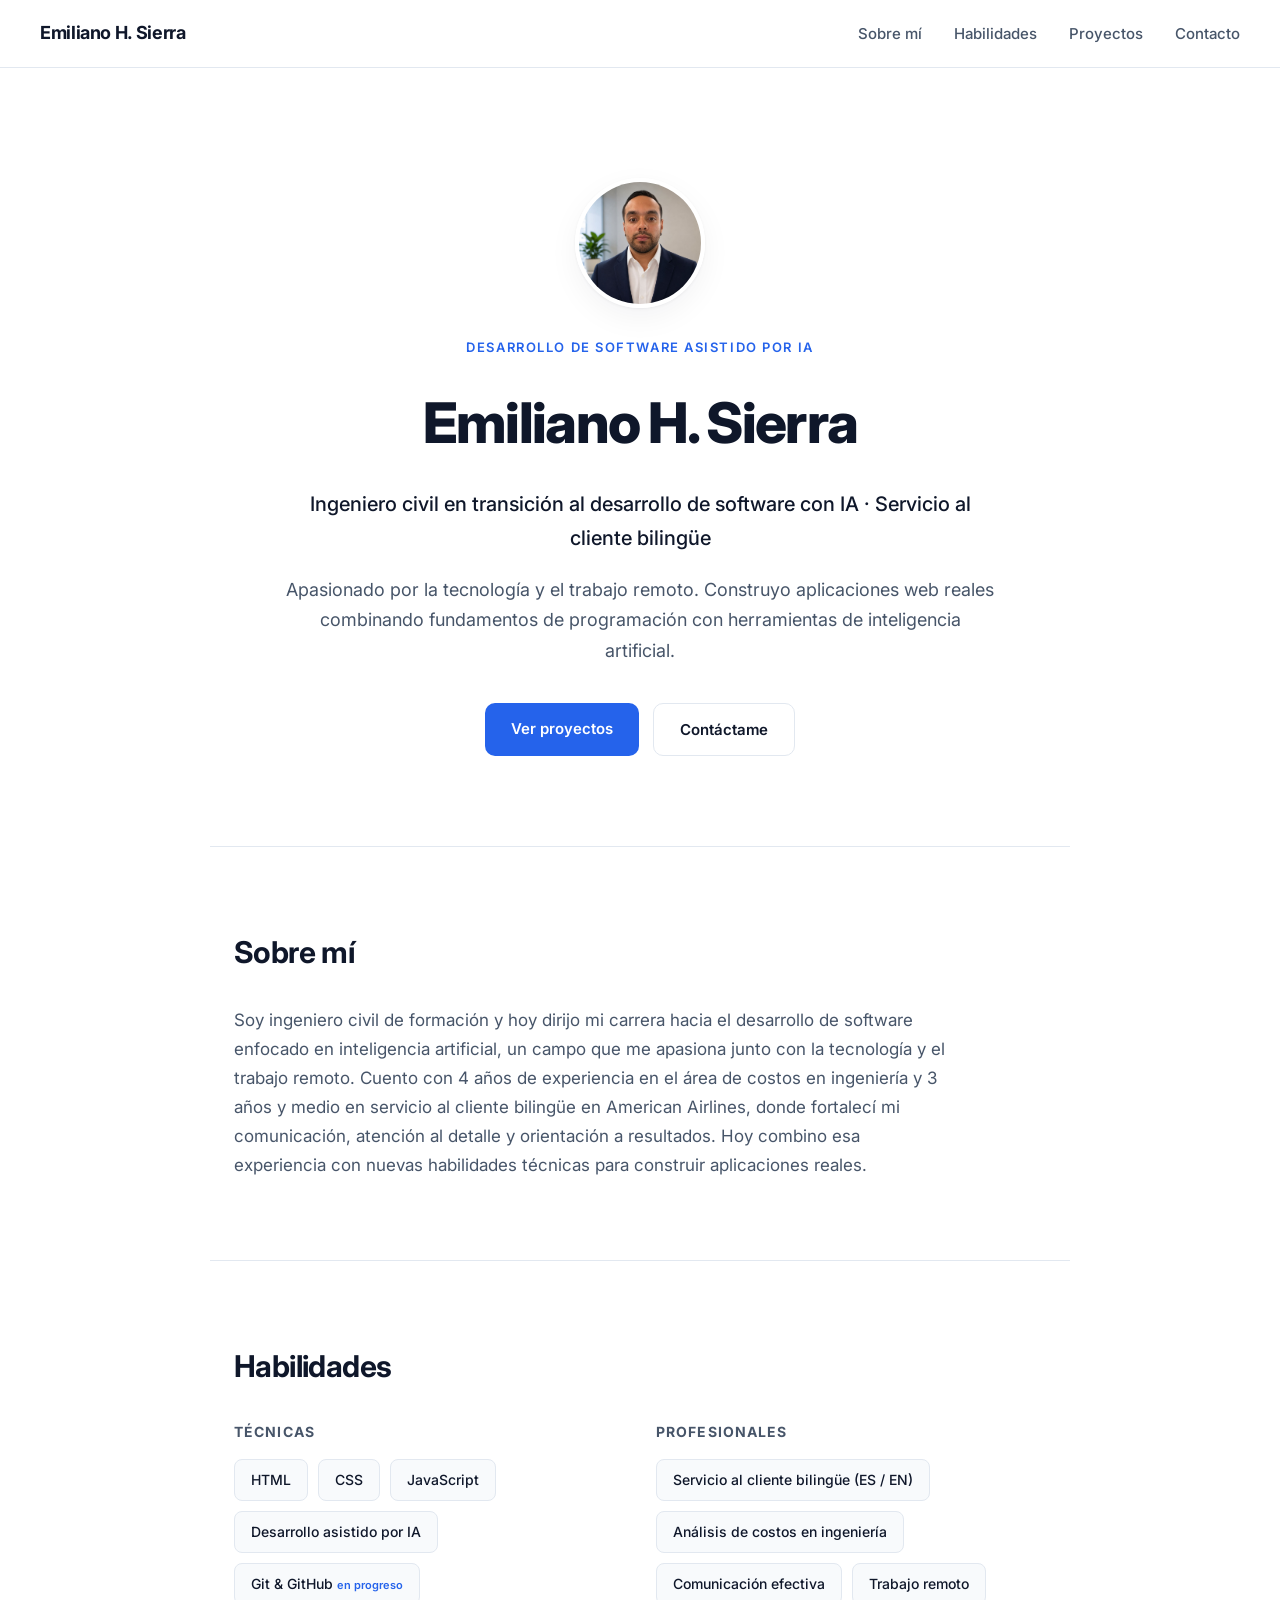
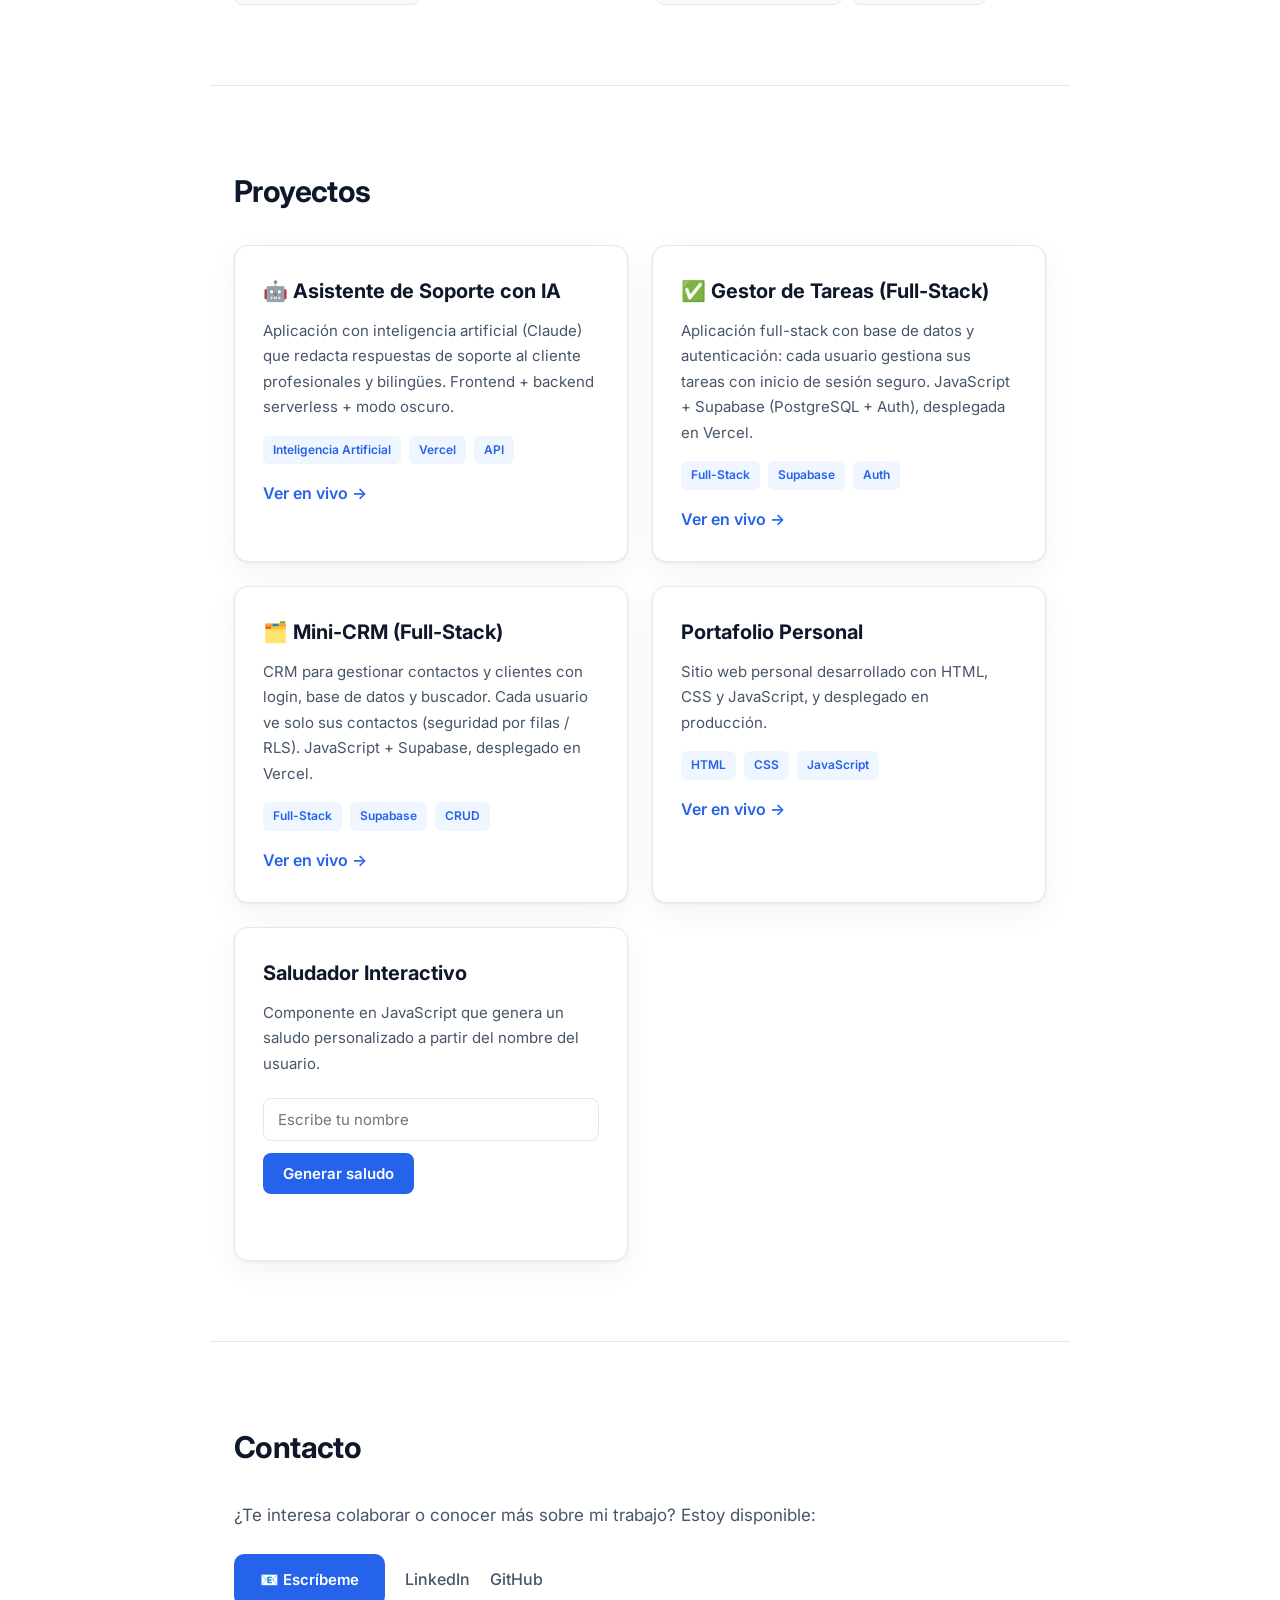
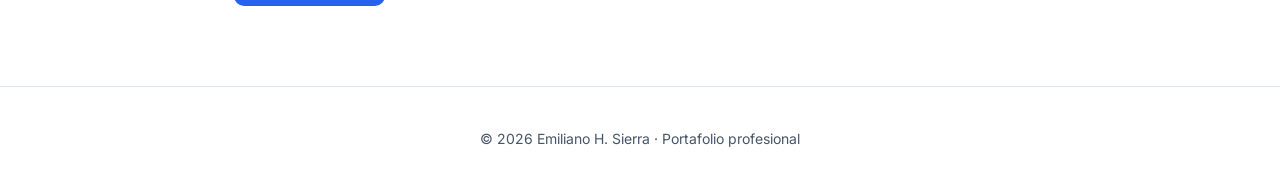
<file: index.html>
<!DOCTYPE html>
<html lang="es">
<head>
  <meta charset="UTF-8">
  <meta name="viewport" content="width=device-width, initial-scale=1.0">
  <title>Emiliano H. Sierra · Portafolio Profesional</title>
  <link rel="preconnect" href="https://fonts.googleapis.com">
  <link rel="preconnect" href="https://fonts.gstatic.com" crossorigin>
  <link href="https://fonts.googleapis.com/css2?family=Inter:wght@400;500;600;700;800&display=swap" rel="stylesheet">
  <link rel="stylesheet" href="estilos.css">
</head>
<body>

  <!-- ===== NAVEGACIÓN ===== -->
  <nav class="navbar">
    <span class="logo">Emiliano H. Sierra</span>
    <div class="nav-links">
      <a href="#sobre-mi">Sobre mí</a>
      <a href="#habilidades">Habilidades</a>
      <a href="#proyectos">Proyectos</a>
      <a href="#contacto">Contacto</a>
    </div>
  </nav>

  <!-- ===== HERO / PRESENTACIÓN ===== -->
  <header class="hero">
    <img src="foto.jpg" alt="Foto de Emiliano H. Sierra" class="foto-perfil">
    <p class="eyebrow">Desarrollo de software asistido por IA</p>
    <h1>Emiliano H. Sierra</h1>
    <p class="subtitulo">Ingeniero civil en transición al desarrollo de software con IA · Servicio al cliente bilingüe</p>
    <p class="hero-desc">
      Apasionado por la tecnología y el trabajo remoto. Construyo aplicaciones web reales
      combinando fundamentos de programación con herramientas de inteligencia artificial.
    </p>
    <div class="hero-acciones">
      <a href="#proyectos" class="boton boton-primario">Ver proyectos</a>
      <a href="#contacto" class="boton boton-secundario">Contáctame</a>
    </div>
  </header>

  <main>
    <!-- ===== SOBRE MÍ ===== -->
    <section id="sobre-mi" class="seccion">
      <h2>Sobre mí</h2>
      <p class="texto-seccion">
        Soy ingeniero civil de formación y hoy dirijo mi carrera hacia el desarrollo de software
        enfocado en inteligencia artificial, un campo que me apasiona junto con la tecnología y el
        trabajo remoto. Cuento con 4 años de experiencia en el área de costos en ingeniería y
        3 años y medio en servicio al cliente bilingüe en American Airlines, donde fortalecí mi
        comunicación, atención al detalle y orientación a resultados. Hoy combino esa experiencia
        con nuevas habilidades técnicas para construir aplicaciones reales.
      </p>
    </section>

    <!-- ===== HABILIDADES ===== -->
    <section id="habilidades" class="seccion">
      <h2>Habilidades</h2>
      <div class="grupos-habilidades">
        <div class="grupo">
          <h3>Técnicas</h3>
          <ul class="lista-habilidades">
            <li>HTML</li>
            <li>CSS</li>
            <li>JavaScript</li>
            <li>Desarrollo asistido por IA</li>
            <li>Git &amp; GitHub <span class="badge">en progreso</span></li>
          </ul>
        </div>
        <div class="grupo">
          <h3>Profesionales</h3>
          <ul class="lista-habilidades">
            <li>Servicio al cliente bilingüe (ES / EN)</li>
            <li>Análisis de costos en ingeniería</li>
            <li>Comunicación efectiva</li>
            <li>Trabajo remoto</li>
          </ul>
        </div>
      </div>
    </section>

    <!-- ===== PROYECTOS ===== -->
    <section id="proyectos" class="seccion">
      <h2>Proyectos</h2>
      <div class="grid-proyectos">

        <article class="tarjeta-proyecto">
          <h3>🤖 Asistente de Soporte con IA</h3>
          <p class="tarjeta-desc">Aplicación con inteligencia artificial (Claude) que redacta respuestas de soporte al cliente profesionales y bilingües. Frontend + backend serverless + modo oscuro.</p>
          <div class="tags"><span>Inteligencia Artificial</span><span>Vercel</span><span>API</span></div>
          <a href="https://asistente-ia-emiliano.vercel.app" target="_blank" class="enlace-proyecto">Ver en vivo →</a>
        </article>

        <article class="tarjeta-proyecto">
          <h3>✅ Gestor de Tareas (Full-Stack)</h3>
          <p class="tarjeta-desc">Aplicación full-stack con base de datos y autenticación: cada usuario gestiona sus tareas con inicio de sesión seguro. JavaScript + Supabase (PostgreSQL + Auth), desplegada en Vercel.</p>
          <div class="tags"><span>Full-Stack</span><span>Supabase</span><span>Auth</span></div>
          <a href="https://gestor-tareas-six-psi.vercel.app" target="_blank" class="enlace-proyecto">Ver en vivo →</a>
        </article>

        <article class="tarjeta-proyecto">
          <h3>🗂️ Mini-CRM (Full-Stack)</h3>
          <p class="tarjeta-desc">CRM para gestionar contactos y clientes con login, base de datos y buscador. Cada usuario ve solo sus contactos (seguridad por filas / RLS). JavaScript + Supabase, desplegado en Vercel.</p>
          <div class="tags"><span>Full-Stack</span><span>Supabase</span><span>CRUD</span></div>
          <a href="https://mini-crm-nine-psi.vercel.app" target="_blank" class="enlace-proyecto">Ver en vivo →</a>
        </article>

        <article class="tarjeta-proyecto">
          <h3>Portafolio Personal</h3>
          <p class="tarjeta-desc">Sitio web personal desarrollado con HTML, CSS y JavaScript, y desplegado en producción.</p>
          <div class="tags"><span>HTML</span><span>CSS</span><span>JavaScript</span></div>
          <a href="https://emilianohsierra.vercel.app" target="_blank" class="enlace-proyecto">Ver en vivo →</a>
        </article>

        <article class="tarjeta-proyecto">
          <h3>Saludador Interactivo</h3>
          <p class="tarjeta-desc">Componente en JavaScript que genera un saludo personalizado a partir del nombre del usuario.</p>
          <input id="nombreUsuario" type="text" placeholder="Escribe tu nombre">
          <button onclick="saludarPorNombre()">Generar saludo</button>
          <p id="saludo" class="resultado"></p>
        </article>

      </div>
    </section>

    <!-- ===== CONTACTO ===== -->
    <section id="contacto" class="seccion">
      <h2>Contacto</h2>
      <p class="texto-seccion">¿Te interesa colaborar o conocer más sobre mi trabajo? Estoy disponible:</p>
      <div class="contacto-datos">
        <a href="mailto:Ing.emilianoh.sierra@hotmail.com" class="boton boton-primario">📧 Escríbeme</a>
        <a href="https://www.linkedin.com/in/gaspar-emiliano-lizarraga-h-sierra-90b91741b" target="_blank" class="enlace-simple">LinkedIn</a>
        <a href="https://github.com/emilianohsierra" target="_blank" class="enlace-simple">GitHub</a>
      </div>
    </section>
  </main>

  <!-- ===== PIE DE PÁGINA ===== -->
  <footer class="footer">
    <p>© 2026 Emiliano H. Sierra · Portafolio profesional</p>
  </footer>

  <!-- ===== JAVASCRIPT (saludador) ===== -->
  <script>
    function saludarPorNombre() {
      var nombre = document.getElementById("nombreUsuario").value;

      if (nombre === "") {
        document.getElementById("saludo").textContent = "Por favor, escribe tu nombre.";
      } else {
        document.getElementById("saludo").textContent = "¡Hola, " + nombre + "! Gracias por visitar mi portafolio.";
      }
    }
  </script>

</body>
</html>
</file>
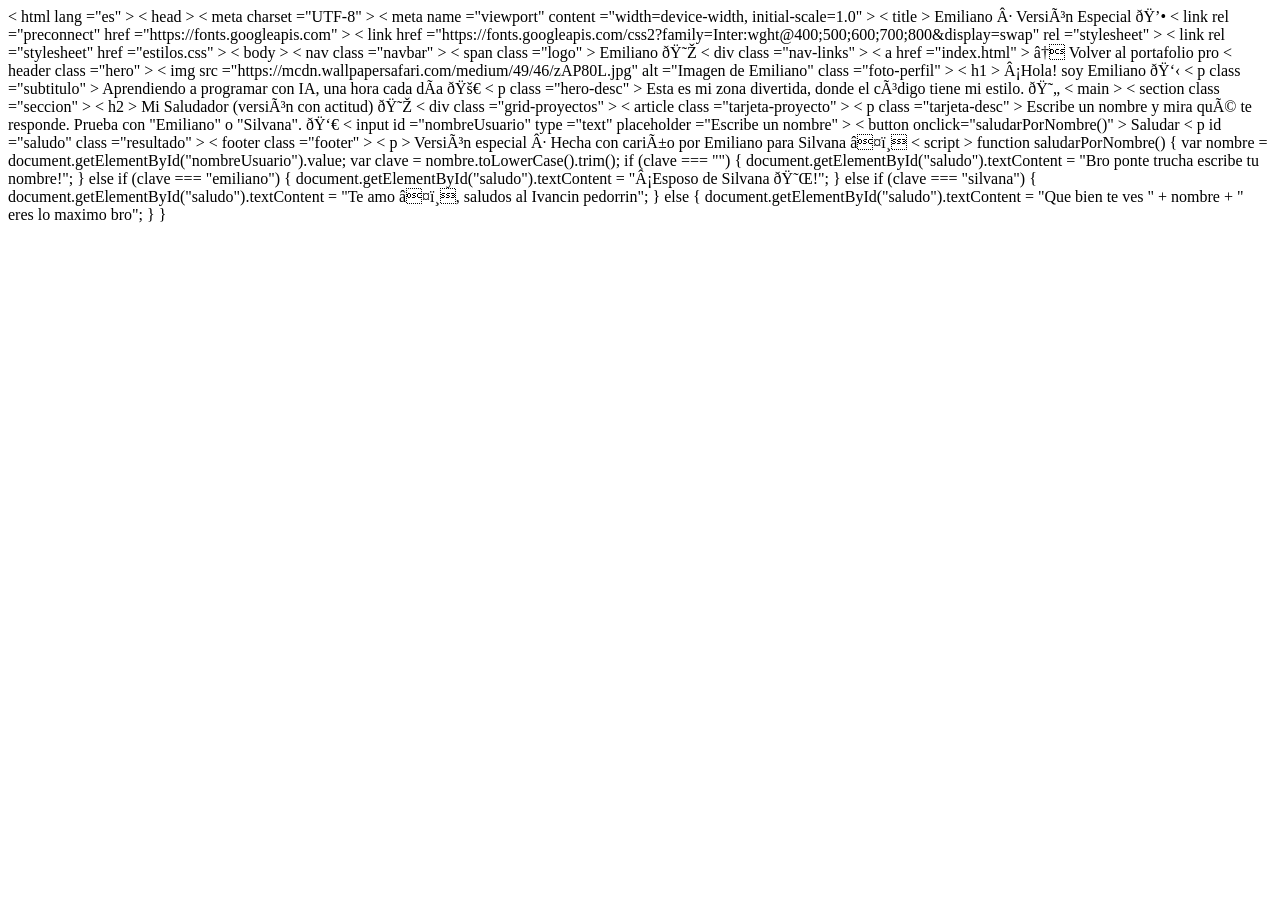
<file: version-especial.html>
<!DOCTYPE html>
<
html
lang
="es"
>

<
head
>

 
<
meta
charset
="UTF-8"
>

 
<
meta
name
="viewport"
content
="width=device-width, initial-scale=1.0"
>

 
<
title
>
Emiliano · Versión Especial 💕
</
title
>

 
<
link
rel
="preconnect"
href
="https://fonts.googleapis.com"
>

 
<
link
href
="https://fonts.googleapis.com/css2?family=Inter:wght@400;500;600;700;800&display=swap"
rel
="stylesheet"
>

 
<
link
rel
="stylesheet"
href
="estilos.css"
>

</
head
>

<
body
>


 
<
nav
class
="navbar"
>

 
<
span
class
="logo"
>
Emiliano 😎
</
span
>

 
<
div
class
="nav-links"
>

 
<
a
href
="index.html"
>
← Volver al portafolio pro
</
a
>

 
</
div
>

 
</
nav
>


 
<
header
class
="hero"
>

 
<
img
src
="https://mcdn.wallpapersafari.com/medium/49/46/zAP80L.jpg"
alt
="Imagen de Emiliano"
class
="foto-perfil"
>

 
<
h1
>
¡Hola! soy Emiliano 👋
</
h1
>

 
<
p
class
="subtitulo"
>
Aprendiendo a programar con IA, una hora cada día 🚀
</
p
>

 
<
p
class
="hero-desc"
>
Esta es mi zona divertida, donde el código tiene mi estilo. 😄
</
p
>

 
</
header
>


 
<
main
>

 
<
section
class
="seccion"
>

 
<
h2
>
Mi Saludador (versión con actitud) 😎
</
h2
>

 
<
div
class
="grid-proyectos"
>

 
<
article
class
="tarjeta-proyecto"
>

 
<
p
class
="tarjeta-desc"
>
Escribe un nombre y mira qué te responde. Prueba con "Emiliano" o "Silvana". 👀
</
p
>

 
<
input
id
="nombreUsuario"
type
="text"
placeholder
="Escribe un nombre"
>

 
<
button
onclick="saludarPorNombre()"
>
Saludar
</
button
>

 
<
p
id
="saludo"
class
="resultado"
>
</
p
>

 
</
article
>

 
</
div
>

 
</
section
>

 
</
main
>


 
<
footer
class
="footer"
>

 
<
p
>
Versión especial · Hecha con cariño por Emiliano para Silvana ❤️
</
p
>

 
</
footer
>


 
<
script
>

 function saludarPorNombre() {
 var nombre = document.getElementById("nombreUsuario").value;
 var clave = nombre.toLowerCase().trim();

 if (clave === "") {
 document.getElementById("saludo").textContent = "Bro ponte trucha escribe tu nombre!";
 } else if (clave === "emiliano") {
 document.getElementById("saludo").textContent = "¡Esposo de Silvana 😌!";
 } else if (clave === "silvana") {
 document.getElementById("saludo").textContent = "Te amo ❤️, saludos al Ivancin pedorrin";
 } else {
 document.getElementById("saludo").textContent = "Que bien te ves " + nombre + " eres lo maximo bro";
 }
 }
 
</
script
>


</
body
>

</
html
>
</file>
<file: estilos.css>
/* ============================================================
   PORTAFOLIO · EMILIANO H. SIERRA
   Tema profesional claro. Organizado por secciones.
   ============================================================ */

/* --- Paleta de colores (variables reutilizables) --- */
:root {
  --fondo:         #ffffff;   /* blanco principal              */
  --fondo-alt:     #f8fafc;   /* gris muy claro (pastillas)    */
  --texto:         #0f172a;   /* casi negro (títulos)          */
  --texto-suave:   #475569;   /* gris (párrafos)               */
  --acento:        #2563eb;   /* azul profesional (acento)     */
  --acento-oscuro: #1d4ed8;   /* azul oscuro (hover)           */
  --borde:         #e2e8f0;   /* gris claro (bordes)           */
  --sombra: 0 1px 3px rgba(15, 23, 42, 0.06), 0 10px 30px rgba(15, 23, 42, 0.05);
}

/* --- Base --- */
* { margin: 0; padding: 0; box-sizing: border-box; }
html { scroll-behavior: smooth; }

body {
  font-family: 'Inter', 'Segoe UI', Arial, sans-serif;
  background-color: var(--fondo);
  color: var(--texto-suave);
  line-height: 1.7;
  -webkit-font-smoothing: antialiased;
}

/* --- Barra de navegación (fija arriba) --- */
.navbar {
  position: sticky;
  top: 0;
  z-index: 10;
  display: flex;
  justify-content: space-between;
  align-items: center;
  padding: 18px 40px;
  background-color: rgba(255, 255, 255, 0.85);
  backdrop-filter: blur(10px);
  border-bottom: 1px solid var(--borde);
}
.logo { font-weight: 700; color: var(--texto); font-size: 18px; letter-spacing: -0.02em; }
.nav-links a {
  color: var(--texto-suave);
  text-decoration: none;
  margin-left: 28px;
  font-weight: 500;
  font-size: 15px;
  transition: color 0.2s;
}
.nav-links a:hover { color: var(--acento); }

/* --- Hero / presentación --- */
.hero { text-align: center; padding: 110px 24px 90px; max-width: 760px; margin: 0 auto; }
.foto-perfil {
  width: 130px;
  height: 130px;
  border-radius: 50%;        /* la hace circular */
  object-fit: cover;         /* recorta la foto sin deformarla */
  border: 4px solid #ffffff;
  box-shadow: var(--sombra);
  margin: 0 auto 28px;
  display: block;
}
.eyebrow {
  text-transform: uppercase;
  letter-spacing: 0.12em;
  font-size: 13px;
  font-weight: 600;
  color: var(--acento);
  margin-bottom: 18px;
}
.hero h1 {
  font-size: 56px;
  font-weight: 800;
  color: var(--texto);
  letter-spacing: -0.03em;
  margin-bottom: 16px;
}
.subtitulo { font-size: 20px; font-weight: 500; color: var(--texto); margin-bottom: 20px; }
.hero-desc { font-size: 18px; margin-bottom: 36px; }
.hero-acciones { display: flex; gap: 14px; justify-content: center; flex-wrap: wrap; }

/* --- Botones reutilizables --- */
.boton {
  display: inline-block;
  padding: 13px 26px;
  border-radius: 10px;
  text-decoration: none;
  font-weight: 600;
  font-size: 15px;
  transition: all 0.2s;
}
.boton-primario { background-color: var(--acento); color: #ffffff; }
.boton-primario:hover { background-color: var(--acento-oscuro); }
.boton-secundario { color: var(--texto); border: 1px solid var(--borde); background: #ffffff; }
.boton-secundario:hover { border-color: var(--acento); color: var(--acento); }

/* --- Secciones --- */
.seccion { max-width: 860px; margin: 0 auto; padding: 80px 24px; border-top: 1px solid var(--borde); }
.seccion h2 {
  font-size: 30px;
  font-weight: 700;
  color: var(--texto);
  letter-spacing: -0.02em;
  margin-bottom: 28px;
}
.texto-seccion { font-size: 17px; max-width: 720px; }

/* --- Habilidades (dos grupos + pastillas) --- */
.grupos-habilidades { display: grid; grid-template-columns: repeat(auto-fit, minmax(240px, 1fr)); gap: 32px; }
.grupo h3 {
  font-size: 14px;
  text-transform: uppercase;
  letter-spacing: 0.08em;
  color: var(--texto-suave);
  margin-bottom: 16px;
}
.lista-habilidades { list-style: none; display: flex; flex-wrap: wrap; gap: 10px; }
.lista-habilidades li {
  background-color: var(--fondo-alt);
  color: var(--texto);
  padding: 8px 16px;
  border-radius: 8px;
  border: 1px solid var(--borde);
  font-size: 14px;
  font-weight: 500;
}
.badge { font-size: 11px; color: var(--acento); font-weight: 600; }

/* --- Proyectos (cuadrícula de tarjetas) --- */
.grid-proyectos { display: grid; grid-template-columns: repeat(auto-fit, minmax(280px, 1fr)); gap: 24px; }
.tarjeta-proyecto {
  background-color: #ffffff;
  padding: 28px;
  border-radius: 14px;
  border: 1px solid var(--borde);
  box-shadow: var(--sombra);
  transition: transform 0.2s, box-shadow 0.2s;
}
.tarjeta-proyecto:hover { transform: translateY(-4px); box-shadow: 0 12px 32px rgba(15, 23, 42, 0.10); }
.tarjeta-proyecto h3 { font-size: 20px; font-weight: 700; color: var(--texto); margin-bottom: 10px; }
.tarjeta-desc { font-size: 15px; margin-bottom: 16px; }
.tags { display: flex; flex-wrap: wrap; gap: 8px; margin-bottom: 16px; }
.tags span { font-size: 12px; font-weight: 600; color: var(--acento); background: #eff6ff; padding: 4px 10px; border-radius: 6px; }
.enlace-proyecto { color: var(--acento); font-weight: 600; text-decoration: none; }
.enlace-proyecto:hover { text-decoration: underline; }

/* Campos del demo interactivo */
.tarjeta-proyecto input {
  width: 100%;
  padding: 11px 14px;
  margin: 6px 0 12px;
  border-radius: 8px;
  border: 1px solid var(--borde);
  font-size: 15px;
  font-family: inherit;
}
.tarjeta-proyecto input:focus { outline: none; border-color: var(--acento); }
.tarjeta-proyecto button {
  background-color: var(--acento);
  color: #ffffff;
  border: none;
  padding: 11px 20px;
  border-radius: 8px;
  font-weight: 600;
  font-size: 15px;
  cursor: pointer;
  font-family: inherit;
  transition: background 0.2s;
}
.tarjeta-proyecto button:hover { background-color: var(--acento-oscuro); }
.resultado { margin-top: 14px; color: var(--texto); font-weight: 500; min-height: 24px; }

/* --- Contacto --- */
.contacto-datos { display: flex; align-items: center; gap: 20px; flex-wrap: wrap; margin-top: 24px; }
.enlace-simple { color: var(--texto-suave); text-decoration: none; font-weight: 500; }
.enlace-simple:hover { color: var(--acento); }

/* --- Pie de página --- */
.footer { text-align: center; padding: 40px 24px; color: var(--texto-suave); font-size: 14px; border-top: 1px solid var(--borde); }

/* --- Responsive: teléfonos --- */
@media (max-width: 600px) {
  .navbar { padding: 14px 20px; }
  .nav-links a { margin-left: 16px; font-size: 14px; }
  .hero { padding: 70px 20px 60px; }
  .hero h1 { font-size: 40px; }
  .seccion { padding: 56px 20px; }
}
</file>
